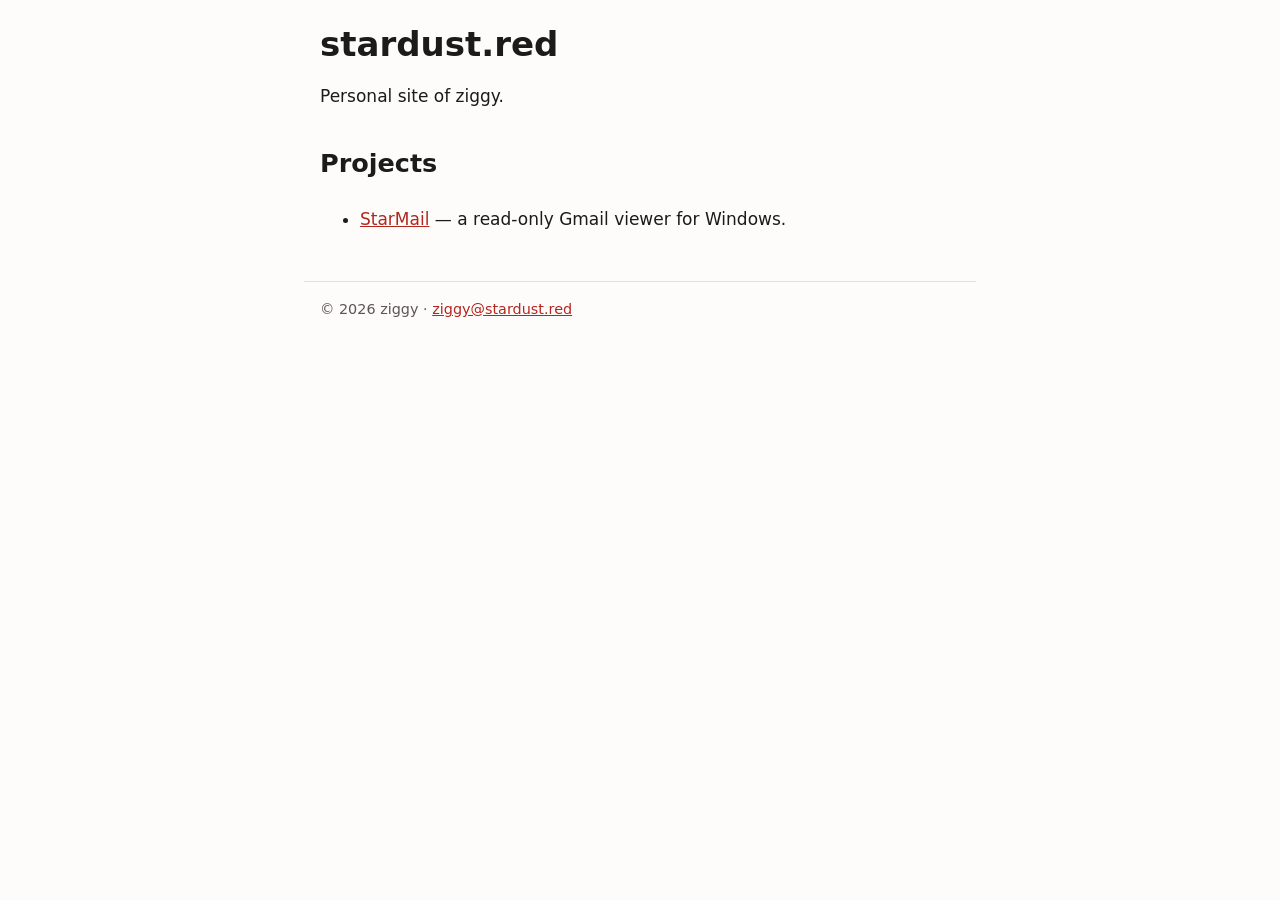
<file: index.html>
<!doctype html>
<html lang="en">
<head>
<meta charset="utf-8">
<meta name="viewport" content="width=device-width, initial-scale=1">
<title>stardust.red</title>
<link rel="stylesheet" href="/style.css">
</head>
<body>
<a class="skip" href="#main">Skip to content</a>
<main id="main">
<h1>stardust.red</h1>
<p>Personal site of ziggy.</p>
<h2>Projects</h2>
<ul><li><a href="/starmail/">StarMail</a> &mdash; a read-only Gmail viewer for Windows.</li></ul>
</main>
<footer>&copy; 2026 ziggy &middot; <a href="mailto:ziggy@stardust.red">ziggy@stardust.red</a></footer>
</body>
</html>
</file>
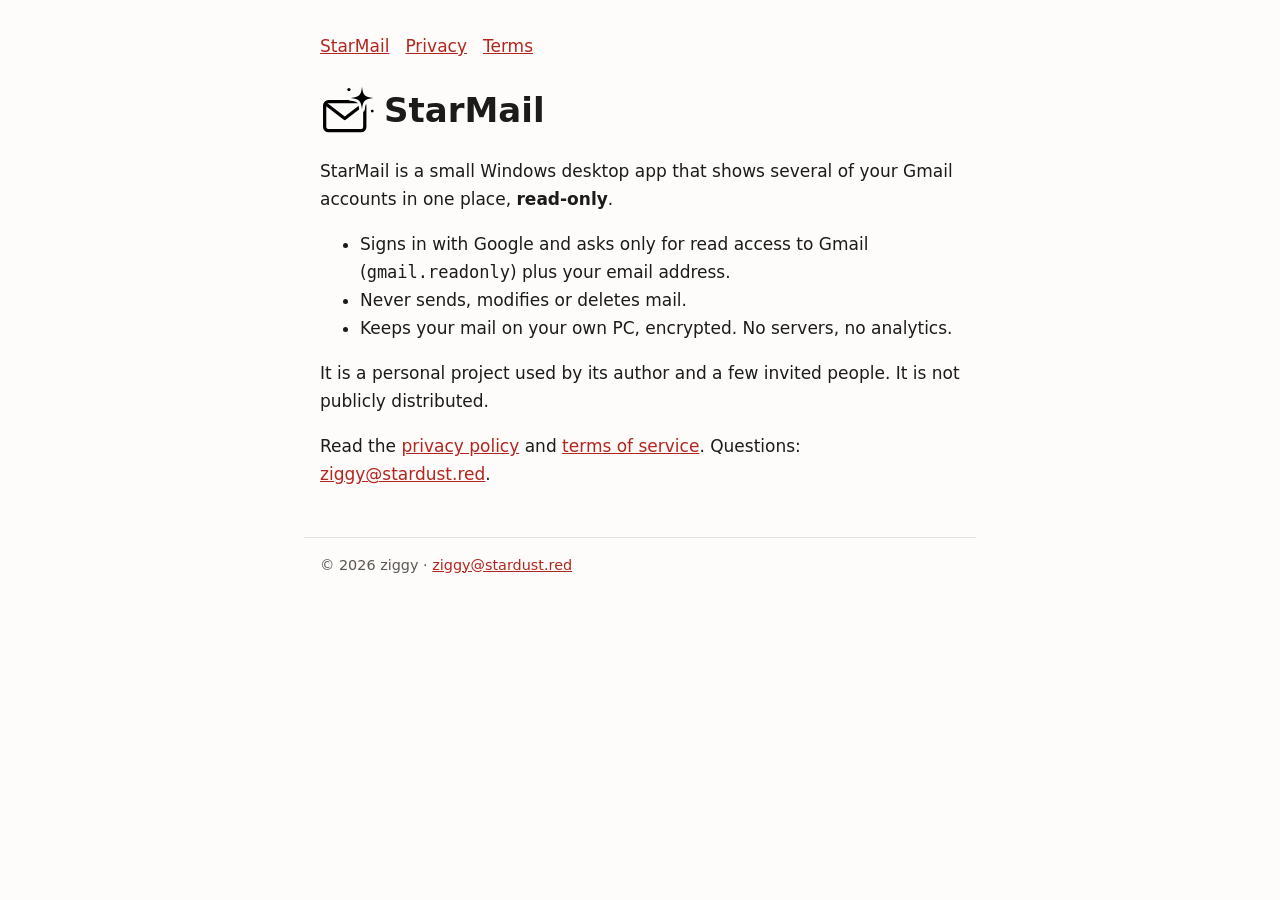
<file: starmail/index.html>
<!doctype html>
<html lang="en">
<head>
<meta charset="utf-8">
<meta name="viewport" content="width=device-width, initial-scale=1">
<title>StarMail</title>
<link rel="stylesheet" href="/style.css">
<link rel="icon" href="/starmail/logo.svg" type="image/svg+xml">
</head>
<body>
<a class="skip" href="#main">Skip to content</a>
<header><nav aria-label="StarMail"><a href="/starmail/" aria-current="page">StarMail</a><a href="/starmail/privacy/">Privacy</a><a href="/starmail/terms/">Terms</a></nav></header>
<main id="main">
<h1><img src="/starmail/logo.svg" alt="" width="56" height="56" style="vertical-align:middle;margin-right:.5rem">StarMail</h1>
<p>StarMail is a small Windows desktop app that shows several of your Gmail accounts in one place, <strong>read-only</strong>.</p>
<ul>
<li>Signs in with Google and asks only for read access to Gmail (<code>gmail.readonly</code>) plus your email address.</li>
<li>Never sends, modifies or deletes mail.</li>
<li>Keeps your mail on your own PC, encrypted. No servers, no analytics.</li>
</ul>
<p>It is a personal project used by its author and a few invited people. It is not publicly distributed.</p>
<p>Read the <a href="/starmail/privacy/">privacy policy</a> and <a href="/starmail/terms/">terms of service</a>. Questions: <a href="mailto:ziggy@stardust.red">ziggy@stardust.red</a>.</p>
</main>
<footer>&copy; 2026 ziggy &middot; <a href="mailto:ziggy@stardust.red">ziggy@stardust.red</a></footer>
</body>
</html>
</file>
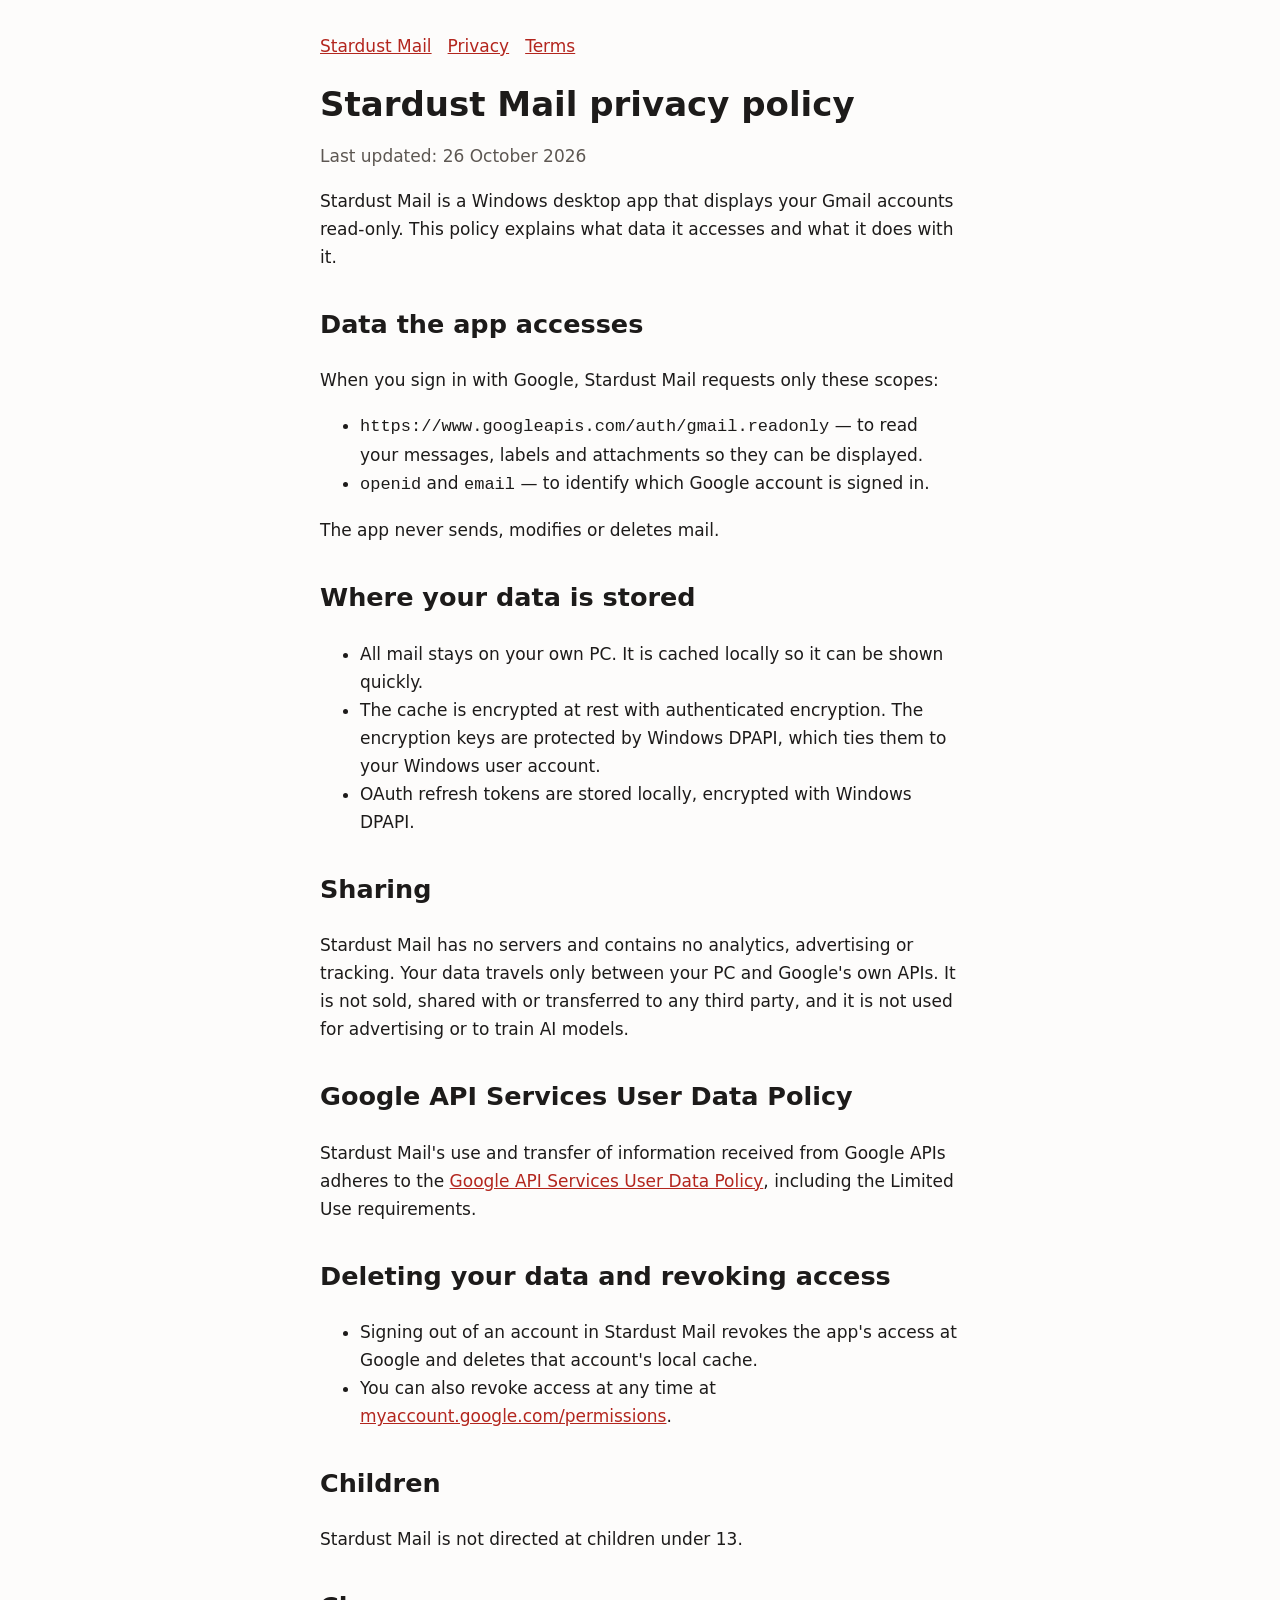
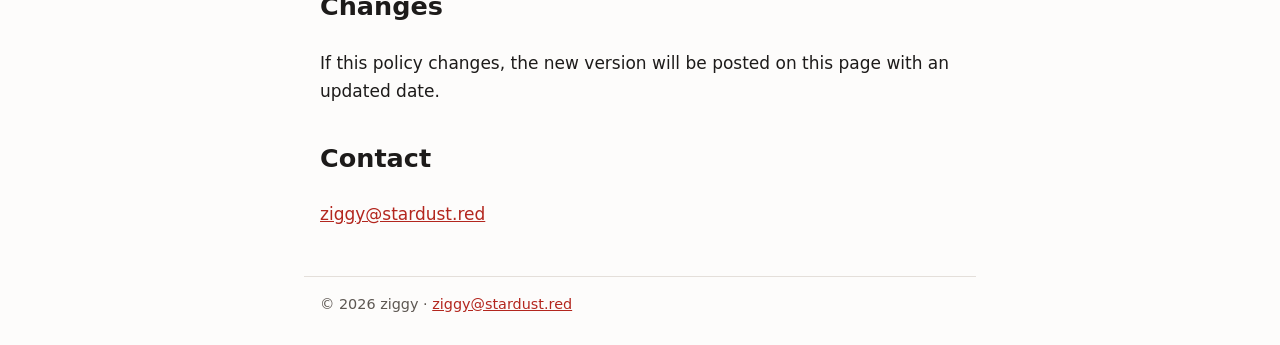
<file: stardust-mail/privacy/index.html>
<!doctype html>
<html lang="en">
<head>
<meta charset="utf-8">
<meta name="viewport" content="width=device-width, initial-scale=1">
<title>Stardust Mail privacy policy</title>
<link rel="stylesheet" href="/style.css">
<link rel="icon" href="/stardust-mail/logo.svg" type="image/svg+xml">
</head>
<body>
<a class="skip" href="#main">Skip to content</a>
<header><nav aria-label="Stardust Mail"><a href="/stardust-mail/">Stardust Mail</a><a href="/stardust-mail/privacy/" aria-current="page">Privacy</a><a href="/stardust-mail/terms/">Terms</a></nav></header>
<main id="main">
<h1>Stardust Mail privacy policy</h1>
<p class="muted">Last updated: 26 October 2026</p>
<p>Stardust Mail is a Windows desktop app that displays your Gmail accounts read-only. This policy explains what data it accesses and what it does with it.</p>

<h2>Data the app accesses</h2>
<p>When you sign in with Google, Stardust Mail requests only these scopes:</p>
<ul>
<li><code>https://www.googleapis.com/auth/gmail.readonly</code> &mdash; to read your messages, labels and attachments so they can be displayed.</li>
<li><code>openid</code> and <code>email</code> &mdash; to identify which Google account is signed in.</li>
</ul>
<p>The app never sends, modifies or deletes mail.</p>

<h2>Where your data is stored</h2>
<ul>
<li>All mail stays on your own PC. It is cached locally so it can be shown quickly.</li>
<li>The cache is encrypted at rest with authenticated encryption. The encryption keys are protected by Windows DPAPI, which ties them to your Windows user account.</li>
<li>OAuth refresh tokens are stored locally, encrypted with Windows DPAPI.</li>
</ul>

<h2>Sharing</h2>
<p>Stardust Mail has no servers and contains no analytics, advertising or tracking. Your data travels only between your PC and Google's own APIs. It is not sold, shared with or transferred to any third party, and it is not used for advertising or to train AI models.</p>

<h2>Google API Services User Data Policy</h2>
<p>Stardust Mail's use and transfer of information received from Google APIs adheres to the <a href="https://developers.google.com/terms/api-services-user-data-policy">Google API Services User Data Policy</a>, including the Limited Use requirements.</p>

<h2>Deleting your data and revoking access</h2>
<ul>
<li>Signing out of an account in Stardust Mail revokes the app's access at Google and deletes that account's local cache.</li>
<li>You can also revoke access at any time at <a href="https://myaccount.google.com/permissions">myaccount.google.com/permissions</a>.</li>
</ul>

<h2>Children</h2>
<p>Stardust Mail is not directed at children under 13.</p>

<h2>Changes</h2>
<p>If this policy changes, the new version will be posted on this page with an updated date.</p>

<h2>Contact</h2>
<p><a href="mailto:ziggy@stardust.red">ziggy@stardust.red</a></p>
</main>
<footer>&copy; 2026 ziggy &middot; <a href="mailto:ziggy@stardust.red">ziggy@stardust.red</a></footer>
</body>
</html>
</file>
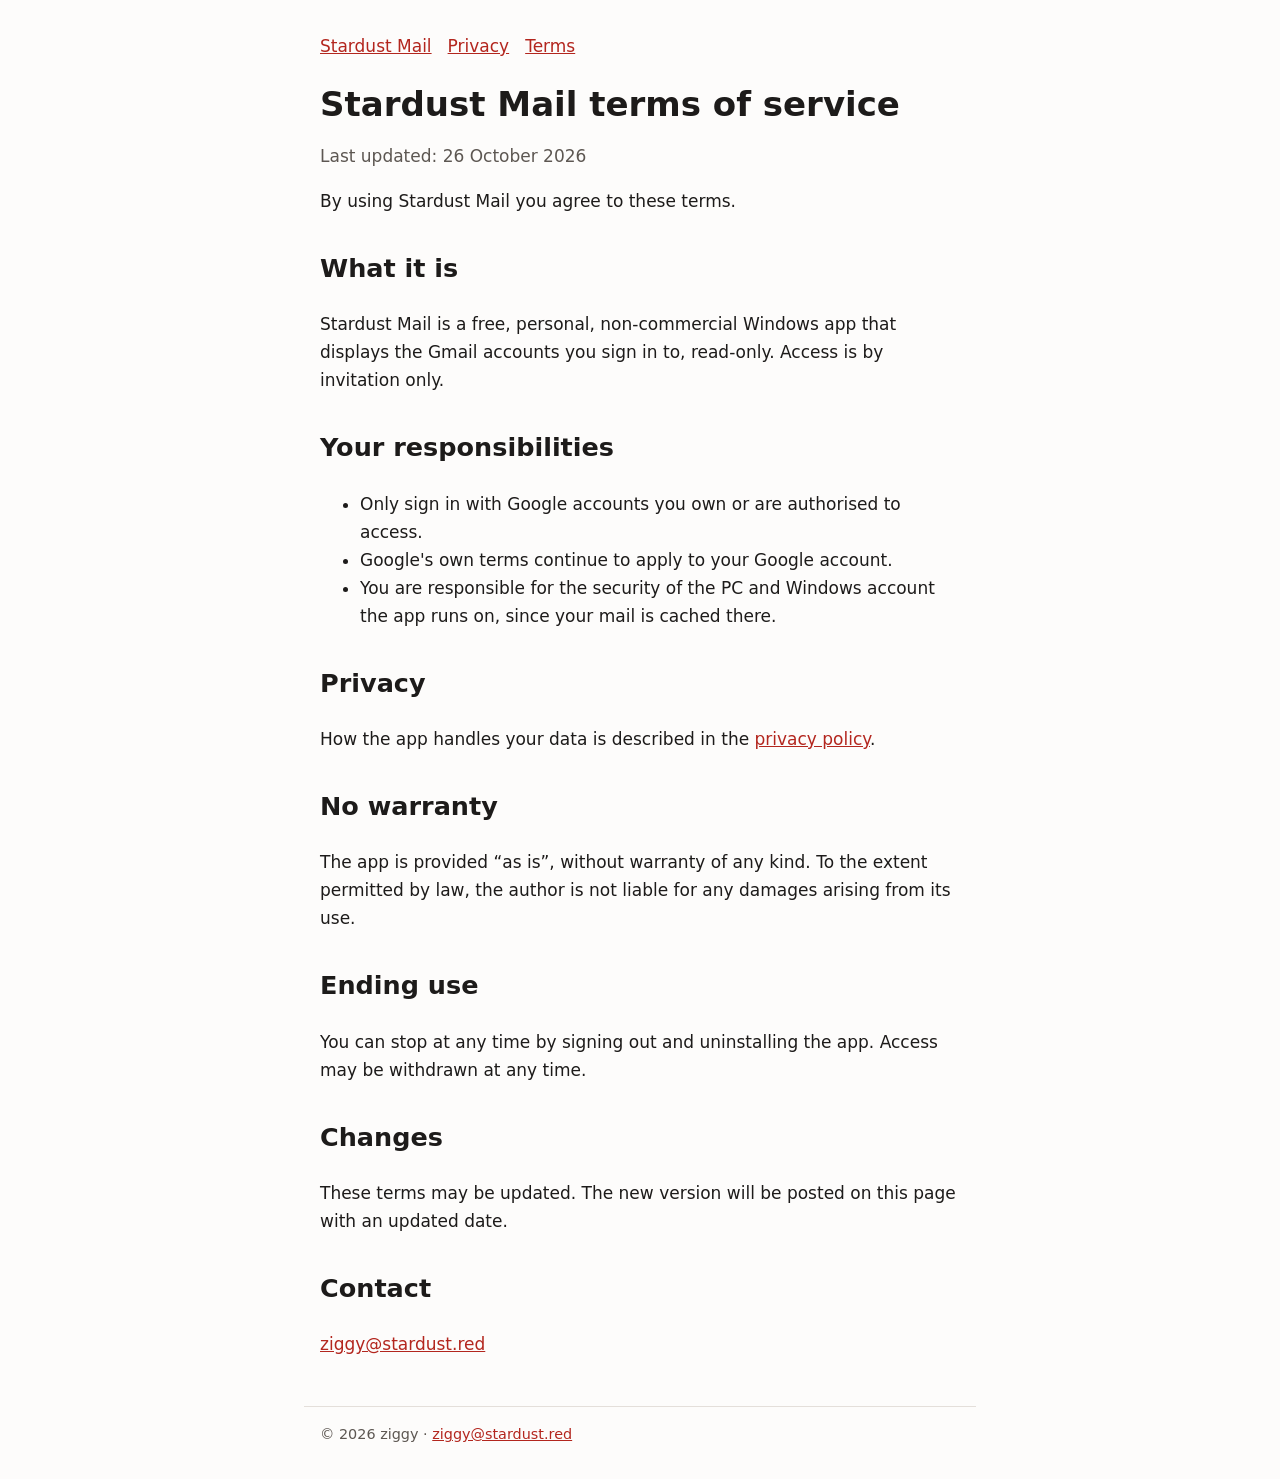
<file: stardust-mail/terms/index.html>
<!doctype html>
<html lang="en">
<head>
<meta charset="utf-8">
<meta name="viewport" content="width=device-width, initial-scale=1">
<title>Stardust Mail terms of service</title>
<link rel="stylesheet" href="/style.css">
<link rel="icon" href="/stardust-mail/logo.svg" type="image/svg+xml">
</head>
<body>
<a class="skip" href="#main">Skip to content</a>
<header><nav aria-label="Stardust Mail"><a href="/stardust-mail/">Stardust Mail</a><a href="/stardust-mail/privacy/">Privacy</a><a href="/stardust-mail/terms/" aria-current="page">Terms</a></nav></header>
<main id="main">
<h1>Stardust Mail terms of service</h1>
<p class="muted">Last updated: 26 October 2026</p>
<p>By using Stardust Mail you agree to these terms.</p>

<h2>What it is</h2>
<p>Stardust Mail is a free, personal, non-commercial Windows app that displays the Gmail accounts you sign in to, read-only. Access is by invitation only.</p>

<h2>Your responsibilities</h2>
<ul>
<li>Only sign in with Google accounts you own or are authorised to access.</li>
<li>Google's own terms continue to apply to your Google account.</li>
<li>You are responsible for the security of the PC and Windows account the app runs on, since your mail is cached there.</li>
</ul>

<h2>Privacy</h2>
<p>How the app handles your data is described in the <a href="/stardust-mail/privacy/">privacy policy</a>.</p>

<h2>No warranty</h2>
<p>The app is provided &ldquo;as is&rdquo;, without warranty of any kind. To the extent permitted by law, the author is not liable for any damages arising from its use.</p>

<h2>Ending use</h2>
<p>You can stop at any time by signing out and uninstalling the app. Access may be withdrawn at any time.</p>

<h2>Changes</h2>
<p>These terms may be updated. The new version will be posted on this page with an updated date.</p>

<h2>Contact</h2>
<p><a href="mailto:ziggy@stardust.red">ziggy@stardust.red</a></p>
</main>
<footer>&copy; 2026 ziggy &middot; <a href="mailto:ziggy@stardust.red">ziggy@stardust.red</a></footer>
</body>
</html>
</file>
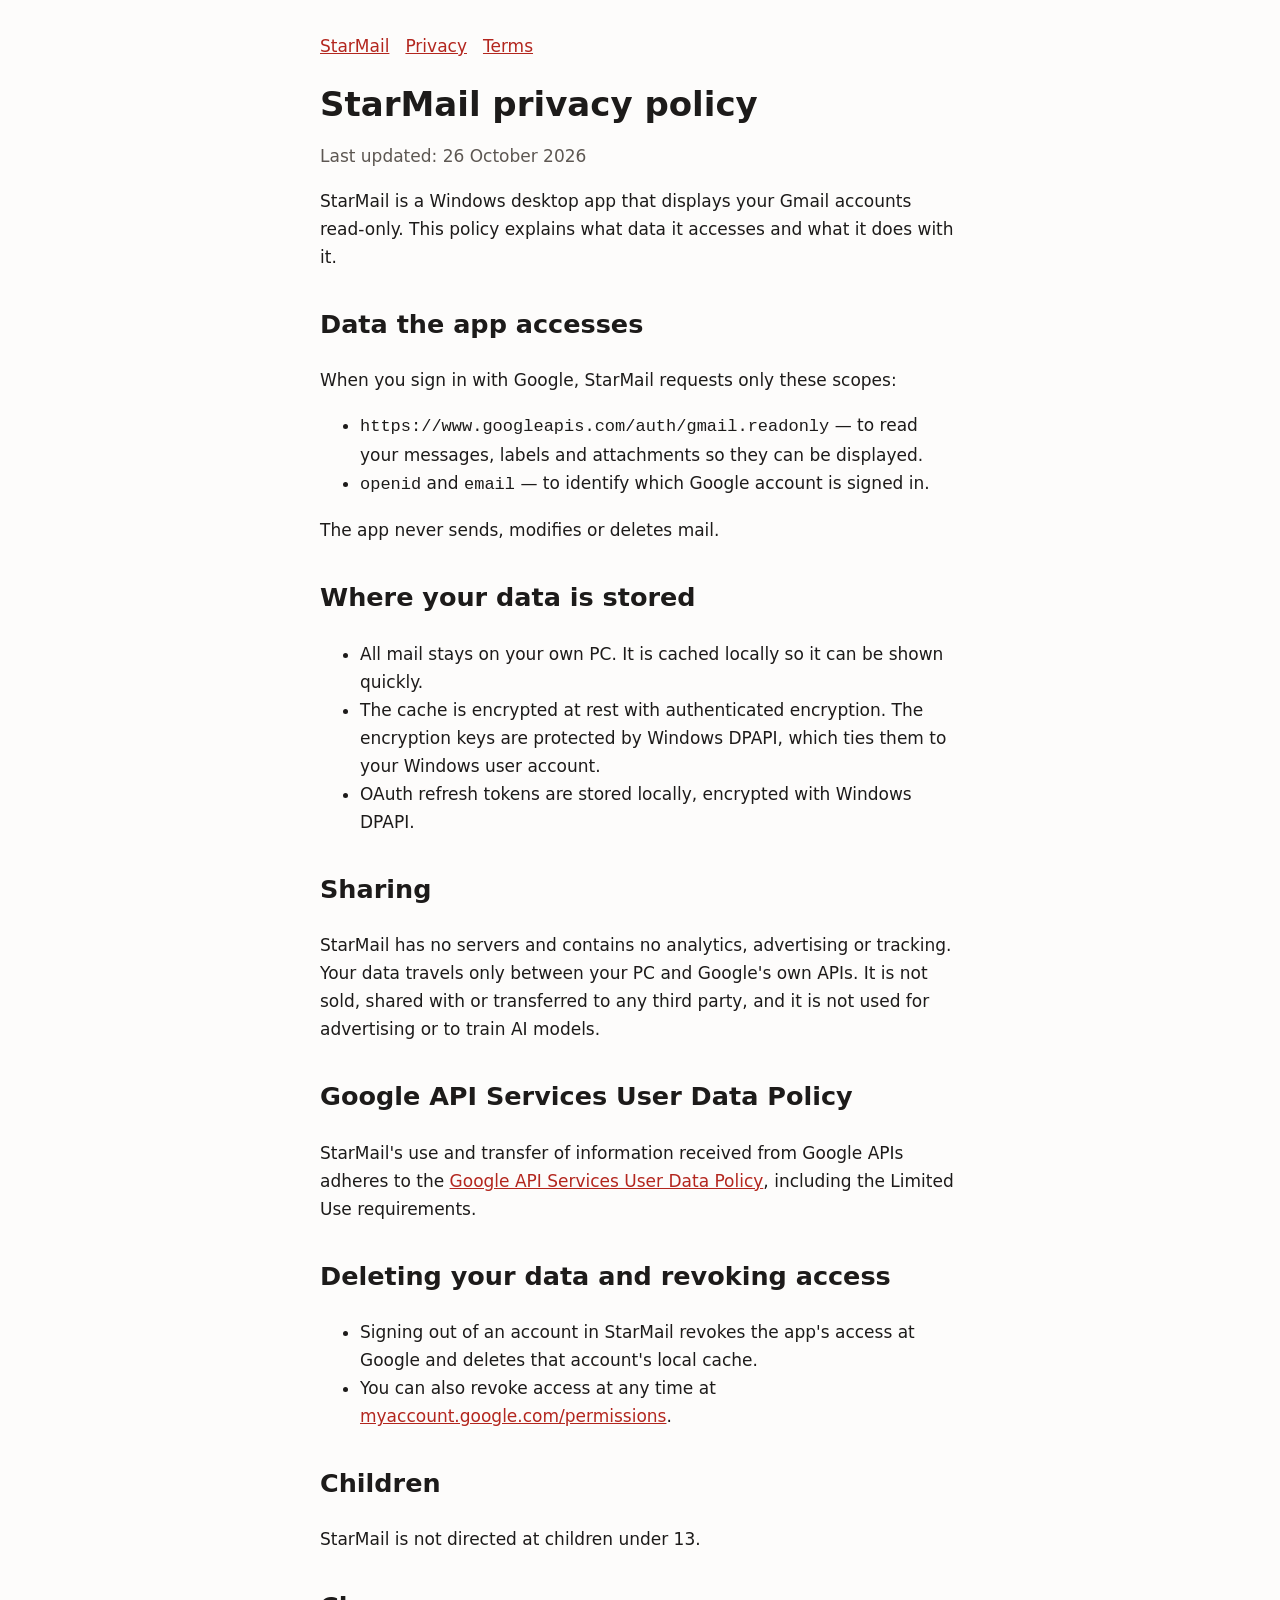
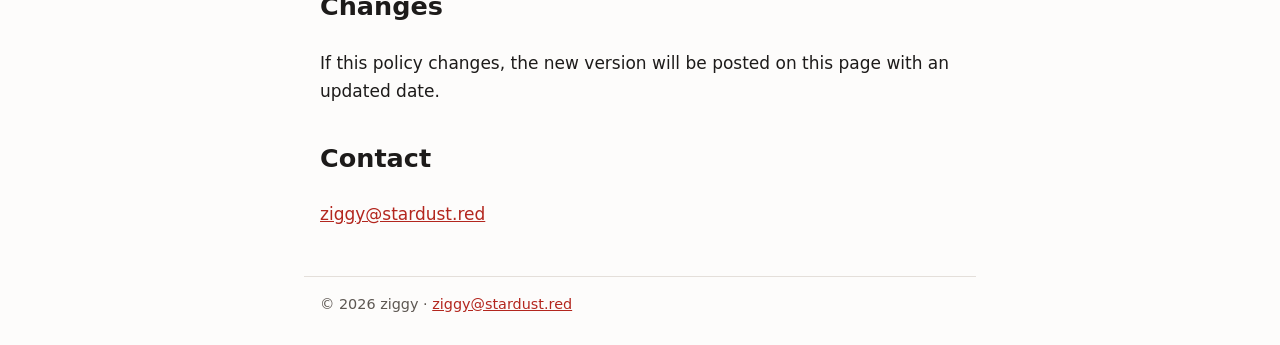
<file: starmail/privacy/index.html>
<!doctype html>
<html lang="en">
<head>
<meta charset="utf-8">
<meta name="viewport" content="width=device-width, initial-scale=1">
<title>StarMail privacy policy</title>
<link rel="stylesheet" href="/style.css">
<link rel="icon" href="/starmail/logo.svg" type="image/svg+xml">
</head>
<body>
<a class="skip" href="#main">Skip to content</a>
<header><nav aria-label="StarMail"><a href="/starmail/">StarMail</a><a href="/starmail/privacy/" aria-current="page">Privacy</a><a href="/starmail/terms/">Terms</a></nav></header>
<main id="main">
<h1>StarMail privacy policy</h1>
<p class="muted">Last updated: 26 October 2026</p>
<p>StarMail is a Windows desktop app that displays your Gmail accounts read-only. This policy explains what data it accesses and what it does with it.</p>

<h2>Data the app accesses</h2>
<p>When you sign in with Google, StarMail requests only these scopes:</p>
<ul>
<li><code>https://www.googleapis.com/auth/gmail.readonly</code> &mdash; to read your messages, labels and attachments so they can be displayed.</li>
<li><code>openid</code> and <code>email</code> &mdash; to identify which Google account is signed in.</li>
</ul>
<p>The app never sends, modifies or deletes mail.</p>

<h2>Where your data is stored</h2>
<ul>
<li>All mail stays on your own PC. It is cached locally so it can be shown quickly.</li>
<li>The cache is encrypted at rest with authenticated encryption. The encryption keys are protected by Windows DPAPI, which ties them to your Windows user account.</li>
<li>OAuth refresh tokens are stored locally, encrypted with Windows DPAPI.</li>
</ul>

<h2>Sharing</h2>
<p>StarMail has no servers and contains no analytics, advertising or tracking. Your data travels only between your PC and Google's own APIs. It is not sold, shared with or transferred to any third party, and it is not used for advertising or to train AI models.</p>

<h2>Google API Services User Data Policy</h2>
<p>StarMail's use and transfer of information received from Google APIs adheres to the <a href="https://developers.google.com/terms/api-services-user-data-policy">Google API Services User Data Policy</a>, including the Limited Use requirements.</p>

<h2>Deleting your data and revoking access</h2>
<ul>
<li>Signing out of an account in StarMail revokes the app's access at Google and deletes that account's local cache.</li>
<li>You can also revoke access at any time at <a href="https://myaccount.google.com/permissions">myaccount.google.com/permissions</a>.</li>
</ul>

<h2>Children</h2>
<p>StarMail is not directed at children under 13.</p>

<h2>Changes</h2>
<p>If this policy changes, the new version will be posted on this page with an updated date.</p>

<h2>Contact</h2>
<p><a href="mailto:ziggy@stardust.red">ziggy@stardust.red</a></p>
</main>
<footer>&copy; 2026 ziggy &middot; <a href="mailto:ziggy@stardust.red">ziggy@stardust.red</a></footer>
</body>
</html>
</file>
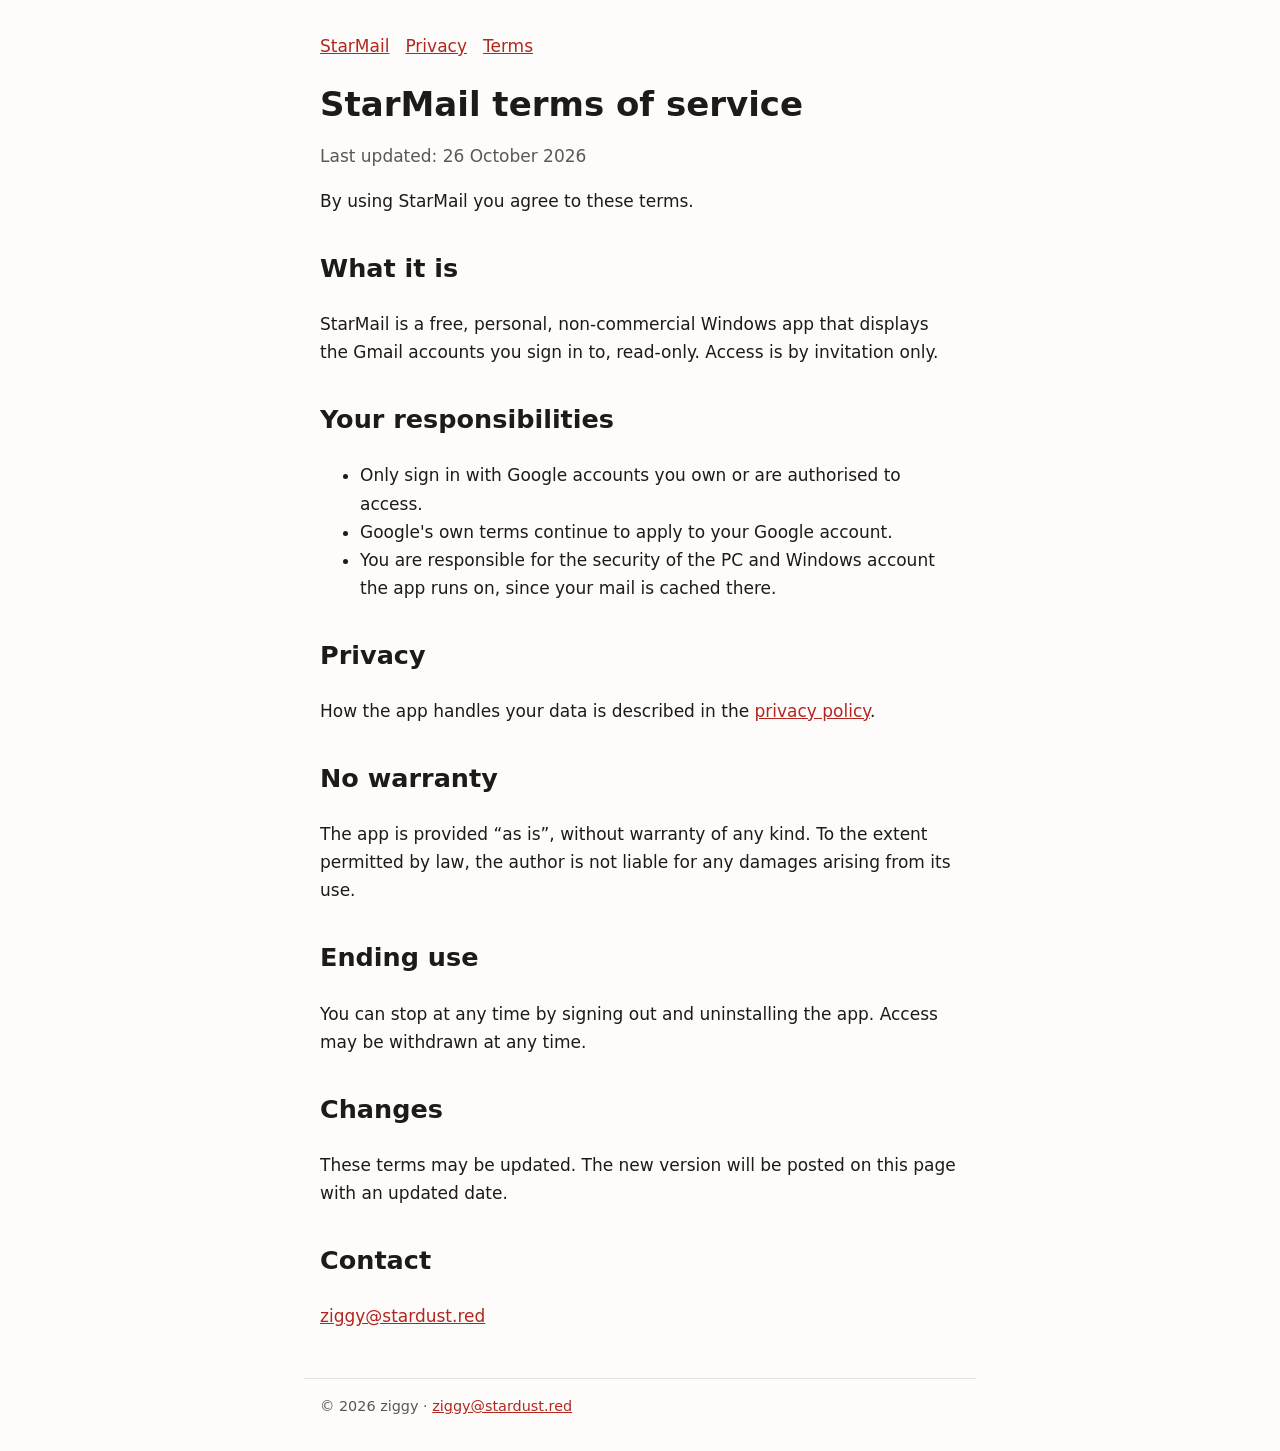
<file: starmail/terms/index.html>
<!doctype html>
<html lang="en">
<head>
<meta charset="utf-8">
<meta name="viewport" content="width=device-width, initial-scale=1">
<title>StarMail terms of service</title>
<link rel="stylesheet" href="/style.css">
<link rel="icon" href="/starmail/logo.svg" type="image/svg+xml">
</head>
<body>
<a class="skip" href="#main">Skip to content</a>
<header><nav aria-label="StarMail"><a href="/starmail/">StarMail</a><a href="/starmail/privacy/">Privacy</a><a href="/starmail/terms/" aria-current="page">Terms</a></nav></header>
<main id="main">
<h1>StarMail terms of service</h1>
<p class="muted">Last updated: 26 October 2026</p>
<p>By using StarMail you agree to these terms.</p>

<h2>What it is</h2>
<p>StarMail is a free, personal, non-commercial Windows app that displays the Gmail accounts you sign in to, read-only. Access is by invitation only.</p>

<h2>Your responsibilities</h2>
<ul>
<li>Only sign in with Google accounts you own or are authorised to access.</li>
<li>Google's own terms continue to apply to your Google account.</li>
<li>You are responsible for the security of the PC and Windows account the app runs on, since your mail is cached there.</li>
</ul>

<h2>Privacy</h2>
<p>How the app handles your data is described in the <a href="/starmail/privacy/">privacy policy</a>.</p>

<h2>No warranty</h2>
<p>The app is provided &ldquo;as is&rdquo;, without warranty of any kind. To the extent permitted by law, the author is not liable for any damages arising from its use.</p>

<h2>Ending use</h2>
<p>You can stop at any time by signing out and uninstalling the app. Access may be withdrawn at any time.</p>

<h2>Changes</h2>
<p>These terms may be updated. The new version will be posted on this page with an updated date.</p>

<h2>Contact</h2>
<p><a href="mailto:ziggy@stardust.red">ziggy@stardust.red</a></p>
</main>
<footer>&copy; 2026 ziggy &middot; <a href="mailto:ziggy@stardust.red">ziggy@stardust.red</a></footer>
</body>
</html>
</file>
<file: style.css>
:root{color-scheme:light dark;--bg:#fdfcfb;--fg:#1d1b1a;--muted:#5d5752;--accent:#b3261e;--line:#e4dfda}
@media (prefers-color-scheme:dark){:root{--bg:#141213;--fg:#ece8e4;--muted:#aaa39d;--accent:#ff8a80;--line:#2e2a2b}}
*{box-sizing:border-box}
body{margin:0;background:var(--bg);color:var(--fg);font:1.0625rem/1.65 system-ui,-apple-system,"Segoe UI",Roboto,sans-serif}
main,header,footer{max-width:42rem;margin:0 auto;padding:0 1rem}
header{padding-top:2rem}
header nav a{margin-right:1rem}
h1{line-height:1.2;margin:1.5rem 0 .5rem}
h2{margin-top:2rem}
a{color:var(--accent)}
a:focus-visible{outline:2px solid var(--accent);outline-offset:2px}
code{overflow-wrap:anywhere}
.muted{color:var(--muted)}
footer{margin:3rem auto 2rem;padding-top:1rem;border-top:1px solid var(--line);color:var(--muted);font-size:.9rem}
.skip{position:absolute;left:-999px}
.skip:focus{left:1rem;top:1rem}
</file>
